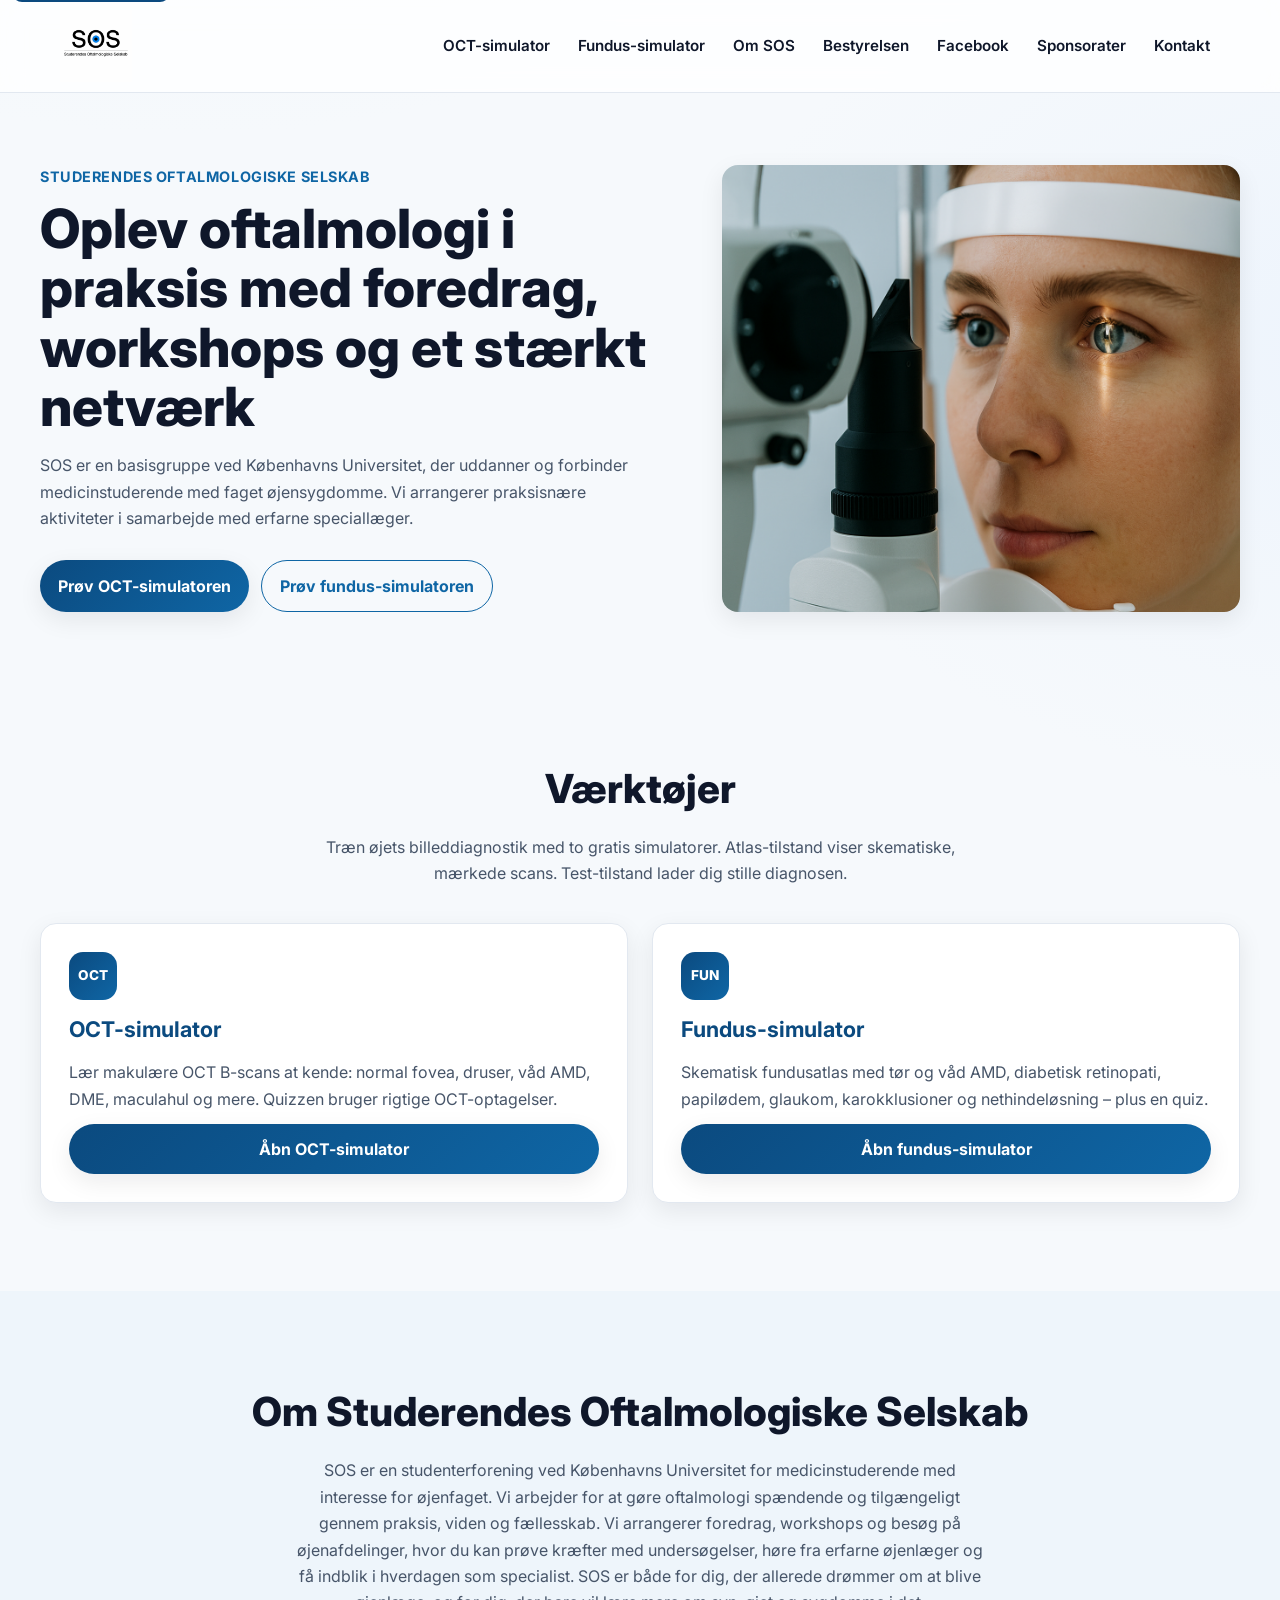
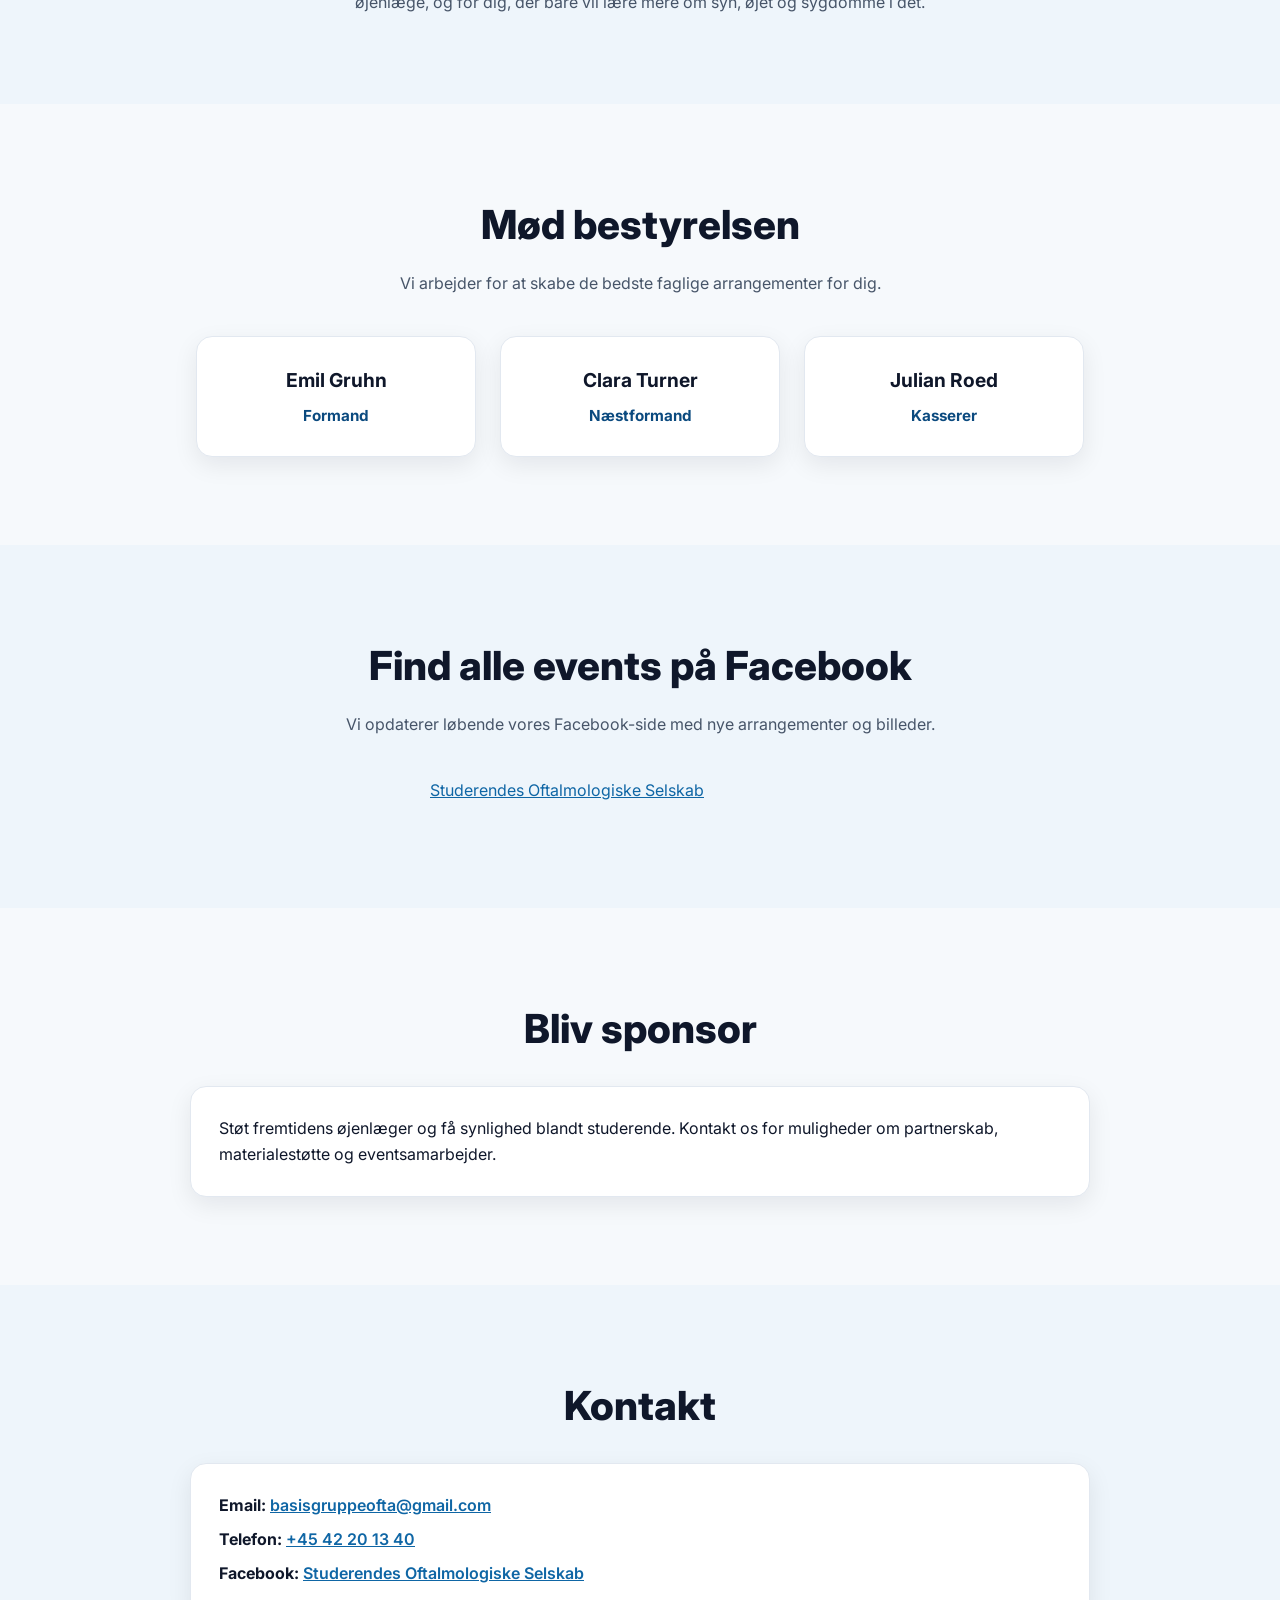
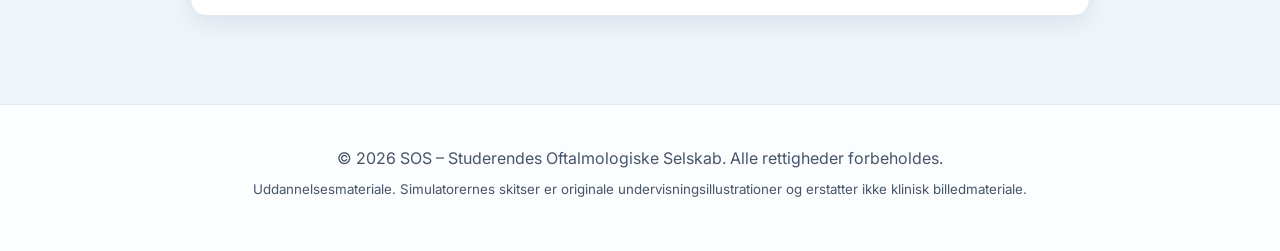
<file: index.html>
<!DOCTYPE html>
<html lang="da">
<head>
  <meta charset="UTF-8" />
  <meta name="viewport" content="width=device-width, initial-scale=1" />
  <title>Studerendes Oftalmologiske Selskab (SOS) – Fremtidens øjenlæger</title>
  <meta name="description" content="SOS er en basisgruppe ved Københavns Universitet, der fremmer viden om oftalmologi med foredrag, workshops og netværk for medicinstuderende." />
  <link rel="icon" type="image/png" href="faviconsos.png" />
  <link rel="preconnect" href="https://fonts.gstatic.com" crossorigin>
  <link href="https://fonts.googleapis.com/css2?family=Inter:wght@300;400;500;600;700;800&display=swap" rel="stylesheet">
  <link rel="stylesheet" href="css/sos.css" />
  <meta property="og:type" content="website">
  <meta property="og:locale" content="da_DK">
  <meta property="og:title" content="Studerendes Oftalmologiske Selskab (SOS)">
  <meta property="og:description" content="Foredrag, workshops og netværk for medicinstuderende ved Københavns Universitet.">
  <meta property="og:image" content="hero-eye.jpg">
  <meta property="og:url" content="https://sosbasisgruppe.dk/">
</head>
<body>
  <a class="skip-link" href="#indhold">Spring til indhold</a>
  <header class="topbar">
    <nav class="nav" aria-label="Primær navigation">
      <a href="index.html" class="logo-link">
        <img src="sos-logo.jpg" alt="Studerendes Oftalmologiske Selskab" class="logo-img" width="180" height="72">
      </a>
      <button class="nav-toggle" type="button" aria-expanded="false" aria-controls="nav-list">Menu</button>
      <div class="nav-list" id="nav-list">
        <a class="nav-link" href="oct-simulator/">OCT-simulator</a>
        <a class="nav-link" href="fund-simulator/">Fundus-simulator</a>
        <a class="nav-link" href="#om-os">Om SOS</a>
        <a class="nav-link" href="#team">Bestyrelsen</a>
        <a class="nav-link" href="#facebook">Facebook</a>
        <a class="nav-link" href="#sponsorater">Sponsorater</a>
        <a class="nav-link" href="#kontakt">Kontakt</a>
      </div>
    </nav>
  </header>

  <main id="indhold">
    <section class="hero">
      <div class="hero-inner">
        <div>
          <div class="kicker">Studerendes Oftalmologiske Selskab</div>
          <h1 class="headline">Oplev oftalmologi i praksis med foredrag, workshops og et stærkt netværk</h1>
          <p class="lede">SOS er en basisgruppe ved Københavns Universitet, der uddanner og forbinder medicinstuderende med faget øjensygdomme. Vi arrangerer praksisnære aktiviteter i samarbejde med erfarne speciallæger.</p>
          <div class="cta-row">
            <a class="btn" href="oct-simulator/">Prøv OCT-simulatoren</a>
            <a class="btn btn-ghost" href="fund-simulator/">Prøv fundus-simulatoren</a>
          </div>
        </div>
        <div class="hero-art">
          <img src="hero-eye.jpg" alt="Nærbillede af et øje som illustration af oftalmologisk arbejde">
        </div>
      </div>
    </section>

    <section id="vaerktojer">
      <div class="wrap">
        <h2 class="section-title">Værktøjer</h2>
        <p class="section-lede">Træn øjets billeddiagnostik med to gratis simulatorer. Atlas-tilstand viser skematiske, mærkede scans. Test-tilstand lader dig stille diagnosen.</p>
        <div class="card-grid">
          <article class="card">
            <div class="card-icon" aria-hidden="true">OCT</div>
            <h3>OCT-simulator</h3>
            <p>Lær makulære OCT B-scans at kende: normal fovea, druser, våd AMD, DME, maculahul og mere. Quizzen bruger rigtige OCT-optagelser.</p>
            <a class="btn" href="oct-simulator/">Åbn OCT-simulator</a>
          </article>
          <article class="card">
            <div class="card-icon" aria-hidden="true">FUN</div>
            <h3>Fundus-simulator</h3>
            <p>Skematisk fundusatlas med tør og våd AMD, diabetisk retinopati, papilødem, glaukom, karokklusioner og nethindeløsning – plus en quiz.</p>
            <a class="btn" href="fund-simulator/">Åbn fundus-simulator</a>
          </article>
        </div>
      </div>
    </section>

    <section id="om-os" class="band">
      <div class="wrap">
        <h2 class="section-title">Om Studerendes Oftalmologiske Selskab</h2>
        <p class="section-lede">
          SOS er en studenterforening ved Københavns Universitet for medicinstuderende med interesse for øjenfaget. Vi arbejder for at gøre oftalmologi spændende og tilgængeligt gennem praksis, viden og fællesskab.
          Vi arrangerer foredrag, workshops og besøg på øjenafdelinger, hvor du kan prøve kræfter med undersøgelser, høre fra erfarne øjenlæger og få indblik i hverdagen som specialist.
          SOS er både for dig, der allerede drømmer om at blive øjenlæge, og for dig, der bare vil lære mere om syn, øjet og sygdomme i det.
        </p>
      </div>
    </section>

    <section id="team">
      <div class="wrap">
        <h2 class="section-title">Mød bestyrelsen</h2>
        <p class="section-lede">Vi arbejder for at skabe de bedste faglige arrangementer for dig.</p>
        <div class="board-grid">
          <article class="board-card">
            <h3>Emil Gruhn</h3>
            <div class="board-role">Formand</div>
          </article>
          <article class="board-card">
            <h3>Clara Turner</h3>
            <div class="board-role">Næstformand</div>
          </article>
          <article class="board-card">
            <h3>Julian Roed</h3>
            <div class="board-role">Kasserer</div>
          </article>
        </div>
      </div>
    </section>

<section id="facebook" class="fb-wrap band">
      <div class="wrap">
        <h2 class="section-title">Find alle events på Facebook</h2>
        <p class="section-lede">Vi opdaterer løbende vores Facebook-side med nye arrangementer og billeder.</p>
        <div id="fb-root"></div>
        <script async defer crossorigin="anonymous"
          src="https://connect.facebook.net/da_DK/sdk.js#xfbml=1&version=v20.0"
          nonce="sos-page-plugin"></script>
        <div class="fb-container">
          <div class="fb-page"
               data-href="https://www.facebook.com/StuderendesOftalmologiskeSelskab/"
               data-tabs="events"
               data-width="500"
               data-adapt-container-width="true"
               data-small-header="false"
               data-hide-cover="false"
               data-show-facepile="true">
            <blockquote cite="https://www.facebook.com/StuderendesOftalmologiskeSelskab/" class="fb-xfbml-parse-ignore">
              <a href="https://www.facebook.com/StuderendesOftalmologiskeSelskab/">Studerendes Oftalmologiske Selskab</a>
            </blockquote>
          </div>
        </div>
      </div>
    </section>
    <section id="sponsorater">
      <div class="wrap">
        <h2 class="section-title">Bliv sponsor</h2>
        <div class="panel">
          Støt fremtidens øjenlæger og få synlighed blandt studerende. Kontakt os for muligheder om partnerskab, materialestøtte og eventsamarbejder.
        </div>
      </div>
    </section>

    <section id="kontakt" class="band">
      <div class="wrap">
        <h2 class="section-title">Kontakt</h2>
        <div class="panel contact-row">
          <div><strong>Email:</strong> <a href="mailto:basisgruppeofta@gmail.com">basisgruppeofta@gmail.com</a></div>
          <div><strong>Telefon:</strong> <a href="tel:+4542201340">+45 42 20 13 40</a></div>
          <div><strong>Facebook:</strong> <a href="https://www.facebook.com/116039466476061">Studerendes Oftalmologiske Selskab</a></div>
        </div>
      </div>
    </section>
  </main>

  <footer>
    <div class="footer">
      <div>© 2026 SOS – Studerendes Oftalmologiske Selskab. Alle rettigheder forbeholdes.</div>
      <small>Uddannelsesmateriale. Simulatorernes skitser er originale undervisningsillustrationer og erstatter ikke klinisk billedmateriale.</small>
    </div>
  </footer>
  <script src="js/nav.js"></script>
</body>
</html>
</file>
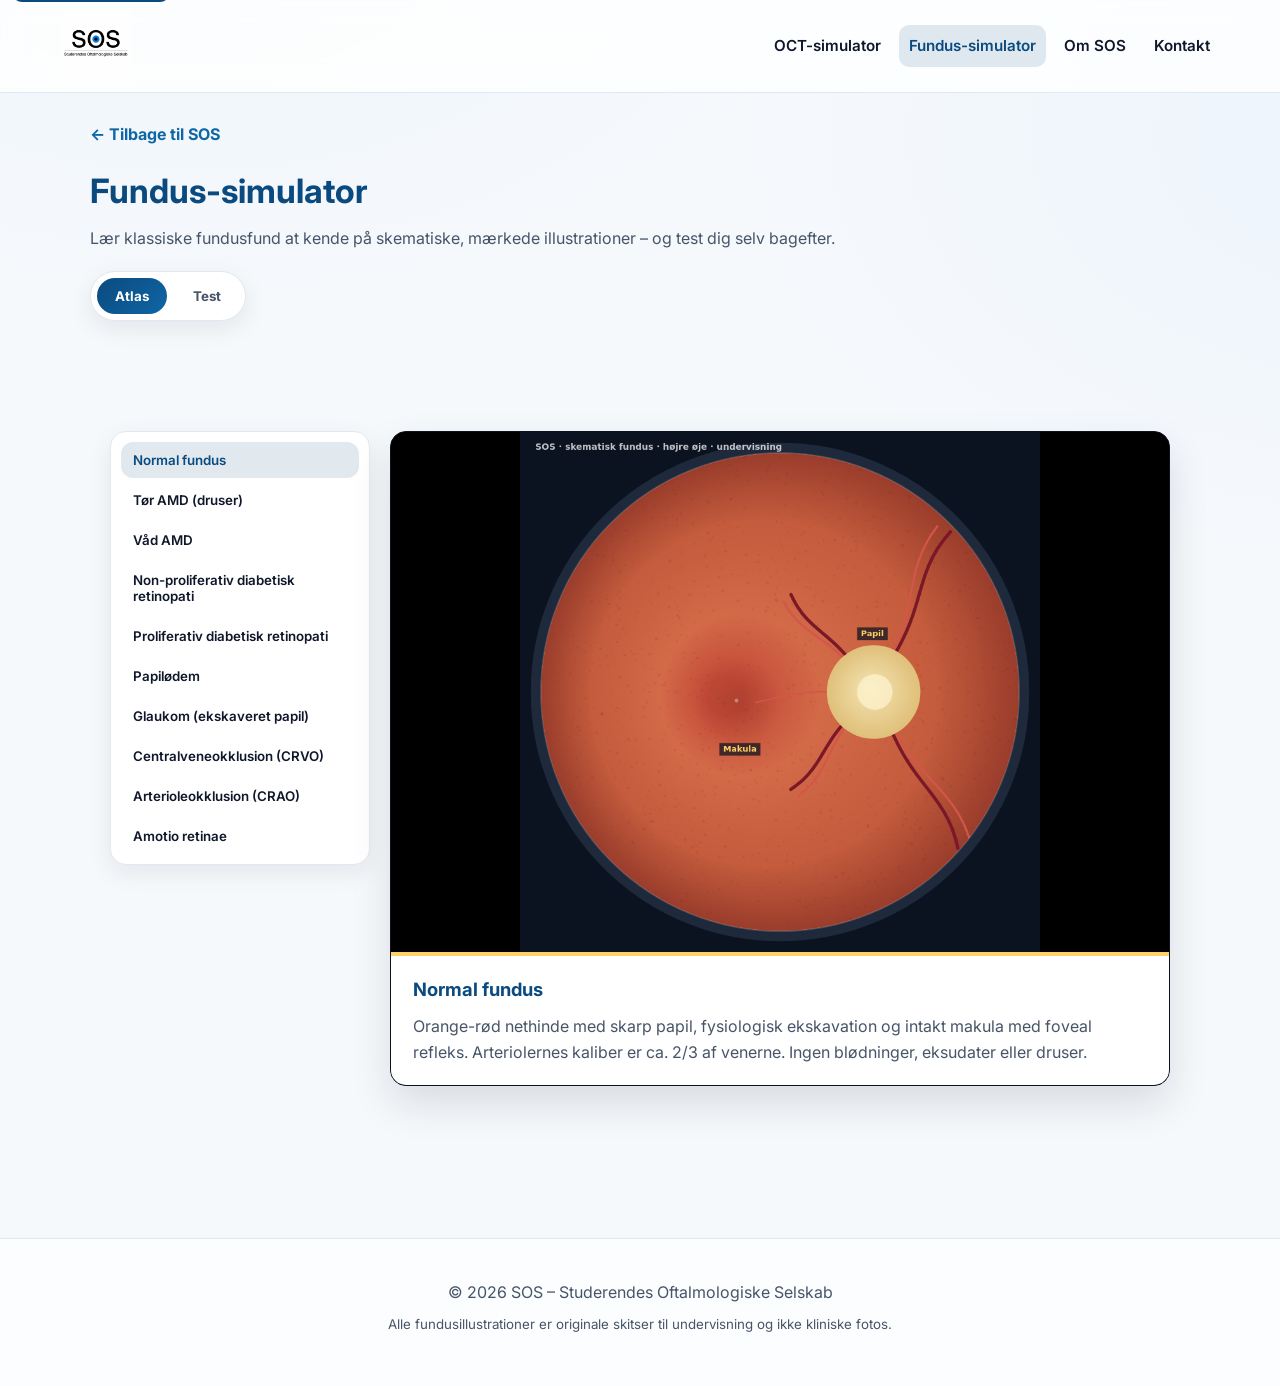
<file: fund-simulator/index.html>
<!DOCTYPE html>
<html lang="da">
<head>
  <meta charset="UTF-8" />
  <meta name="viewport" content="width=device-width, initial-scale=1" />
  <title>Fundus-simulator – SOS Basisgruppe</title>
  <meta name="description" content="Skematisk fundusatlas og quiz til medicinstuderende i Studerendes Oftalmologiske Selskab." />
  <link rel="icon" type="image/png" href="../faviconsos.png" />
  <link rel="preconnect" href="https://fonts.gstatic.com" crossorigin>
  <link href="https://fonts.googleapis.com/css2?family=Inter:wght@300;400;500;600;700;800&display=swap" rel="stylesheet">
  <link rel="stylesheet" href="../css/sos.css" />
</head>
<body>
  <a class="skip-link" href="#indhold">Spring til indhold</a>
  <header class="topbar">
    <nav class="nav" aria-label="Primær navigation">
      <a href="../index.html" class="logo-link">
        <img src="../sos-logo.jpg" alt="Studerendes Oftalmologiske Selskab" class="logo-img" width="180" height="72">
      </a>
      <button class="nav-toggle" type="button" aria-expanded="false" aria-controls="nav-list">Menu</button>
      <div class="nav-list" id="nav-list">
        <a class="nav-link" href="../oct-simulator/">OCT-simulator</a>
        <a class="nav-link is-active" href="./">Fundus-simulator</a>
        <a class="nav-link" href="../index.html#om-os">Om SOS</a>
        <a class="nav-link" href="../index.html#kontakt">Kontakt</a>
      </div>
    </nav>
  </header>

  <main id="indhold" class="sim-page">
    <div class="sim-wrap">
      <a class="sim-back" href="../index.html">← Tilbage til SOS</a>
      <header class="sim-header">
        <h1>Fundus-simulator</h1>
        <p>Lær klassiske fundusfund at kende på skematiske, mærkede illustrationer – og test dig selv bagefter.</p>
      </header>

      <div class="tabs" role="tablist" aria-label="Tilstand">
        <button class="tab" id="tab-atlas" role="tab" aria-selected="true" aria-controls="panel-atlas" type="button">Atlas</button>
        <button class="tab" id="tab-test" role="tab" aria-selected="false" aria-controls="panel-test" type="button">Test</button>
      </div>

      <section class="atlas-layout" id="panel-atlas" role="tabpanel" aria-labelledby="tab-atlas">
        <div class="atlas-list" id="fund-atlas-list" role="listbox" aria-label="Diagnoser"></div>
        <div>
          <div class="atlas-view">
            <div class="scan-frame">
              <canvas id="fund-atlas-canvas" role="img" aria-label="Skematisk fundus"></canvas>
            </div>
            <div class="teaching-note">
              <h2 id="fund-atlas-title">Normal fundus</h2>
              <p id="fund-atlas-note"></p>
            </div>
          </div>
        </div>
      </section>

      <section class="panel-hidden" id="panel-test" role="tabpanel" aria-labelledby="tab-test">
        <div class="stats-bar">
          <span>Korrekte: <span id="score-display">0</span></span>
          <span>Streak: <span id="streak-display">0</span></span>
          <span>Tilfælde: <span id="progress-display">–</span></span>
        </div>
        <div class="quiz-card">
          <div class="atlas-view">
            <div class="scan-frame">
              <canvas id="fund-quiz-canvas" role="img" aria-label="Skematisk fundus til diagnose"></canvas>
            </div>
          </div>
          <p class="sr-only" id="quiz-question">Hvilken diagnose passer bedst til dette fundusbillede?</p>
          <div class="button-grid" id="button-grid" role="group" aria-labelledby="quiz-question"></div>
          <div class="feedback-panel" id="feedback-panel" role="status" aria-live="polite">
            <div class="feedback-text" id="feedback-text"></div>
            <button class="btn" id="btn-next" type="button" style="margin-top:12px;width:100%;">Næste tilfælde →</button>
          </div>
        </div>
      </section>
    </div>
  </main>

  <footer>
    <div class="footer">
      <div>© 2026 SOS – Studerendes Oftalmologiske Selskab</div>
      <small>Alle fundusillustrationer er originale skitser til undervisning og ikke kliniske fotos.</small>
    </div>
  </footer>
  <script src="../js/nav.js"></script>
  <script src="fund-draw.js"></script>
  <script src="app.js"></script>
</body>
</html>
</file>
<file: css/sos.css>
:root {
  --bg: #f6f9fc;
  --bg-soft: #eef5fb;
  --text: #0f172a;
  --muted: #475569;
  --brand: #0b4a7f;
  --brand-2: #0f66a5;
  --accent: #ffd166;
  --card: #ffffff;
  --line: #e2e8f0;
  --success: #059669;
  --danger: #dc2626;
  --radius: 16px;
  --shadow-md: 0 8px 24px rgba(2, 6, 23, 0.08);
  --shadow-lg: 0 18px 40px rgba(2, 6, 23, 0.12);
  --nav-h: 88px;
}

*, *::before, *::after { box-sizing: border-box; }

html { scroll-behavior: smooth; }

html:focus-within { scroll-behavior: smooth; }

body {
  margin: 0;
  font-family: Inter, system-ui, -apple-system, Segoe UI, sans-serif;
  background:
    radial-gradient(1200px 800px at 15% -10%, var(--bg-soft), transparent 60%),
    radial-gradient(1400px 900px at 110% 10%, #dbeafe55, transparent 50%),
    var(--bg);
  color: var(--text);
  line-height: 1.65;
  min-height: 100vh;
}

img { max-width: 100%; height: auto; }

a { color: var(--brand-2); }

a:hover { color: var(--brand); }

.skip-link {
  position: absolute;
  left: 12px;
  top: -40px;
  z-index: 200;
  background: var(--brand);
  color: #fff;
  padding: 8px 14px;
  border-radius: 10px;
  text-decoration: none;
  font-weight: 700;
}
.skip-link:focus { top: 12px; }

.topbar {
  position: sticky;
  top: 0;
  z-index: 100;
  background: rgba(255, 255, 255, 0.8);
  backdrop-filter: blur(12px);
  -webkit-backdrop-filter: blur(12px);
  border-bottom: 1px solid var(--line);
}

.nav {
  position: relative;
  max-width: 1200px;
  margin: 0 auto;
  display: flex;
  justify-content: space-between;
  align-items: center;
  padding: 10px 20px;
  gap: 16px;
}

.nav-list {
  display: flex;
  gap: 6px 8px;
  flex-wrap: wrap;
  justify-content: flex-end;
  align-items: center;
}

.nav-link {
  text-decoration: none;
  color: var(--text);
  font-weight: 600;
  padding: 8px 10px;
  border-radius: 10px;
  font-size: 0.95rem;
}
.nav-link:hover,
.nav-link:focus-visible {
  background: rgba(11, 74, 127, 0.1);
  color: var(--brand);
  outline: none;
}
.nav-link.is-active {
  background: rgba(11, 74, 127, 0.12);
  color: var(--brand);
}

.logo-link { display: block; line-height: 0; flex-shrink: 0; }
.logo-img { height: 72px; width: auto; display: block; object-fit: contain; }

.nav-toggle {
  display: none;
  border: 1px solid var(--line);
  background: #fff;
  border-radius: 12px;
  padding: 10px 14px;
  font-weight: 700;
  color: var(--brand);
  cursor: pointer;
  font-family: inherit;
}

.btn {
  display: inline-flex;
  align-items: center;
  justify-content: center;
  gap: 8px;
  background: linear-gradient(135deg, var(--brand), var(--brand-2));
  color: #fff;
  text-decoration: none;
  padding: 12px 18px;
  border-radius: 999px;
  font-weight: 700;
  box-shadow: var(--shadow-md);
  border: 0;
  cursor: pointer;
  font-family: inherit;
  font-size: 1rem;
  transition: transform 0.15s ease, box-shadow 0.2s ease;
}
.btn:hover { box-shadow: var(--shadow-lg); transform: translateY(-1px); color: #fff; }
.btn:focus-visible { outline: 3px solid var(--accent); outline-offset: 2px; }
.btn-ghost {
  background: transparent;
  color: var(--brand-2);
  border: 1px solid var(--brand-2);
  box-shadow: none;
}
.btn-ghost:hover { background: rgba(15, 102, 165, 0.08); color: var(--brand); }
.btn-on-dark {
  background: #fff;
  color: var(--brand);
}
.btn:disabled { opacity: 0.65; cursor: not-allowed; transform: none; }

.hero { padding: 72px 20px 56px; }
.hero-inner {
  max-width: 1200px;
  margin: 0 auto;
  display: grid;
  grid-template-columns: 1.1fr 0.9fr;
  gap: 48px;
  align-items: center;
}
.kicker {
  color: var(--brand-2);
  font-weight: 700;
  text-transform: uppercase;
  letter-spacing: 0.04em;
  font-size: 0.9rem;
}
.headline {
  font-weight: 800;
  font-size: clamp(32px, 4.4vw, 54px);
  line-height: 1.1;
  margin: 10px 0 16px;
}
.lede { color: var(--muted); max-width: 60ch; margin: 0; }
.cta-row { display: flex; gap: 12px; margin-top: 28px; flex-wrap: wrap; }
.hero-art {
  border-radius: var(--radius);
  overflow: hidden;
  height: 100%;
  min-height: 280px;
  box-shadow: var(--shadow-md);
}
.hero-art img { width: 100%; height: 100%; object-fit: cover; display: block; }

section { padding: clamp(48px, 8vw, 88px) 20px; }
.wrap { max-width: 1200px; margin: 0 auto; }
.section-title {
  text-align: center;
  font-size: clamp(26px, 3.2vw, 40px);
  font-weight: 800;
  margin: 0 0 12px;
}
.section-lede {
  text-align: center;
  color: var(--muted);
  max-width: 70ch;
  margin: 0 auto;
}

.panel {
  background: var(--card);
  border-radius: var(--radius);
  box-shadow: var(--shadow-md);
  padding: clamp(20px, 3.6vw, 28px);
  border: 1px solid var(--line);
  max-width: 900px;
  margin: 24px auto 0;
}

.band { background: var(--bg-soft); }

.card-grid {
  display: grid;
  grid-template-columns: repeat(2, 1fr);
  gap: 24px;
  margin-top: 36px;
}
.card {
  background: var(--card);
  border: 1px solid var(--line);
  border-radius: var(--radius);
  box-shadow: var(--shadow-md);
  padding: 28px;
  display: flex;
  flex-direction: column;
  gap: 12px;
}
.card h3 { margin: 0; font-size: 1.35rem; color: var(--brand); }
.card p { margin: 0; color: var(--muted); flex: 1; }
.card-icon {
  width: 48px;
  height: 48px;
  border-radius: 14px;
  background: linear-gradient(135deg, var(--brand), var(--brand-2));
  color: #fff;
  display: grid;
  place-items: center;
  font-weight: 800;
  font-size: 0.85rem;
  letter-spacing: 0.02em;
}

.board-grid {
  display: grid;
  grid-template-columns: repeat(auto-fit, minmax(220px, 280px));
  gap: 24px;
  margin-top: 40px;
  justify-content: center;
}
.board-card {
  background: var(--card);
  border: 1px solid var(--line);
  border-radius: var(--radius);
  box-shadow: var(--shadow-md);
  padding: 28px 20px;
  text-align: center;
}
.board-card h3 { margin: 0 0 6px; font-size: 1.2rem; }
.board-role { color: var(--brand); font-size: 0.95rem; font-weight: 700; }

.fb-wrap { max-width: 1300px; margin: 0 auto; }
.fb-container { max-width: 500px; margin: 24px auto 0; }
.fb-page { border-radius: 12px; overflow: hidden; }

.contact-row { display: grid; gap: 8px; }
.contact-row a { font-weight: 600; }

.footer {
  border-top: 1px solid var(--line);
  text-align: center;
  color: var(--muted);
  padding: 40px 20px 50px;
  background: rgba(255, 255, 255, 0.7);
}
.footer small { display: block; margin-top: 8px; }

/* Simulator chrome */
.sim-page { padding: 28px 20px 64px; }
.sim-wrap { max-width: 1100px; margin: 0 auto; }
.sim-back {
  display: inline-flex;
  align-items: center;
  gap: 6px;
  text-decoration: none;
  font-weight: 700;
  color: var(--brand-2);
  margin-bottom: 16px;
}
.sim-back:hover { color: var(--brand); }
.sim-header { margin-bottom: 20px; }
.sim-header h1 { margin: 0 0 6px; color: var(--brand); font-size: clamp(1.6rem, 3vw, 2.1rem); }
.sim-header p { margin: 0; color: var(--muted); }

.tabs {
  display: flex;
  gap: 8px;
  background: #fff;
  border: 1px solid var(--line);
  padding: 6px;
  border-radius: 999px;
  width: fit-content;
  margin-bottom: 22px;
  box-shadow: var(--shadow-md);
}
.tab {
  border: 0;
  background: transparent;
  font-family: inherit;
  font-weight: 700;
  padding: 10px 18px;
  border-radius: 999px;
  cursor: pointer;
  color: var(--muted);
}
.tab[aria-selected="true"] {
  background: linear-gradient(135deg, var(--brand), var(--brand-2));
  color: #fff;
}
.tab:focus-visible { outline: 3px solid var(--accent); outline-offset: 2px; }

.panel-hidden { display: none !important; }

.atlas-layout {
  display: grid;
  grid-template-columns: 260px 1fr;
  gap: 20px;
  align-items: start;
}
.atlas-list {
  background: var(--card);
  border: 1px solid var(--line);
  border-radius: var(--radius);
  box-shadow: var(--shadow-md);
  padding: 10px;
  display: flex;
  flex-direction: column;
  gap: 4px;
}
.atlas-item {
  text-align: left;
  border: 0;
  background: transparent;
  border-radius: 12px;
  padding: 10px 12px;
  font-family: inherit;
  font-weight: 600;
  cursor: pointer;
  color: var(--text);
}
.atlas-item:hover,
.atlas-item:focus-visible { background: var(--bg-soft); outline: none; }
.atlas-item[aria-current="true"] {
  background: rgba(11, 74, 127, 0.12);
  color: var(--brand);
}

.atlas-view {
  background: #0b1220;
  border-radius: var(--radius);
  box-shadow: var(--shadow-lg);
  overflow: hidden;
  border: 1px solid #0b1220;
}
.scan-frame {
  position: relative;
  background: #000;
  min-height: 280px;
}
.scan-frame canvas,
.scan-frame img {
  display: block;
  width: 100%;
  height: auto;
  max-height: 520px;
  object-fit: contain;
  margin: 0 auto;
  background: #000;
}
.teaching-note {
  background: #fff;
  padding: 18px 22px 20px;
  border-top: 4px solid var(--accent);
}
.teaching-note h2 { margin: 0 0 8px; font-size: 1.15rem; color: var(--brand); }
.teaching-note p { margin: 0; color: var(--muted); }

.stats-bar {
  display: flex;
  justify-content: space-between;
  gap: 12px;
  flex-wrap: wrap;
  background: #fff;
  border: 1px solid var(--line);
  padding: 12px 18px;
  border-radius: 12px;
  font-weight: 600;
  margin-bottom: 16px;
  box-shadow: var(--shadow-md);
}
.quiz-card {
  background: var(--card);
  border: 1px solid var(--line);
  border-radius: var(--radius);
  box-shadow: var(--shadow-md);
  padding: 18px;
}
.button-grid {
  display: grid;
  grid-template-columns: 1fr 1fr;
  gap: 12px;
  margin-top: 16px;
}
.btn-choice {
  padding: 16px;
  font-size: 1rem;
  font-weight: 600;
  color: var(--brand);
  background: #fff;
  border: 2px solid #cbd5e1;
  border-radius: 12px;
  cursor: pointer;
  font-family: inherit;
  text-align: left;
  transition: border-color 0.15s ease, background 0.15s ease, transform 0.15s ease;
}
.btn-choice kbd {
  float: right;
  font-size: 0.75rem;
  color: var(--muted);
  border: 1px solid var(--line);
  border-radius: 6px;
  padding: 1px 6px;
  background: #f8fafc;
}
.btn-choice:hover:not(:disabled) {
  border-color: var(--brand-2);
  background: #eff6ff;
  transform: translateY(-1px);
}
.btn-choice:focus-visible { outline: 3px solid var(--accent); outline-offset: 2px; }
.btn-choice:disabled { opacity: 0.85; cursor: not-allowed; }
.btn-choice.correct { background: var(--success); color: #fff; border-color: var(--success); }
.btn-choice.wrong { background: var(--danger); color: #fff; border-color: var(--danger); }
.btn-choice.missed { border-color: var(--success); background: #d1fae5; color: #065f46; }
.btn-choice.correct kbd,
.btn-choice.wrong kbd { color: inherit; border-color: transparent; background: transparent; }

.feedback-panel {
  margin-top: 16px;
  padding: 16px;
  border-radius: 12px;
  background: #f8fafc;
  border-left: 4px solid var(--brand-2);
  display: none;
}
.feedback-panel.is-open { display: block; }
.sr-only {
  position: absolute;
  width: 1px;
  height: 1px;
  padding: 0;
  margin: -1px;
  overflow: hidden;
  clip: rect(0, 0, 0, 0);
  border: 0;
}

.status-banner {
  background: #fff7ed;
  border: 1px solid #fed7aa;
  color: #9a3412;
  padding: 10px 14px;
  border-radius: 12px;
  margin-bottom: 12px;
  display: none;
}
.status-banner.is-open { display: block; }

@media (max-width: 860px) {
  .nav { flex-wrap: wrap; }
  .nav-toggle { display: inline-flex; }
  .nav-list {
    display: none;
    width: 100%;
    flex-direction: column;
    align-items: stretch;
    padding: 8px 0 12px;
  }
  .nav-list.is-open { display: flex; }
  .logo-img { height: 52px; }
  .hero-inner { grid-template-columns: 1fr; text-align: center; }
  .lede { margin-inline: auto; }
  .cta-row { justify-content: center; }
  .hero-art { margin-top: 8px; height: 240px; min-height: 0; }
  .card-grid { grid-template-columns: 1fr; }
  .atlas-layout { grid-template-columns: 1fr; }
  .button-grid { grid-template-columns: 1fr; }
  .fb-container { max-width: 100%; }
}

@media (prefers-reduced-motion: reduce) {
  html { scroll-behavior: auto; }
  .btn, .btn-choice { transition: none; }
}
</file>
